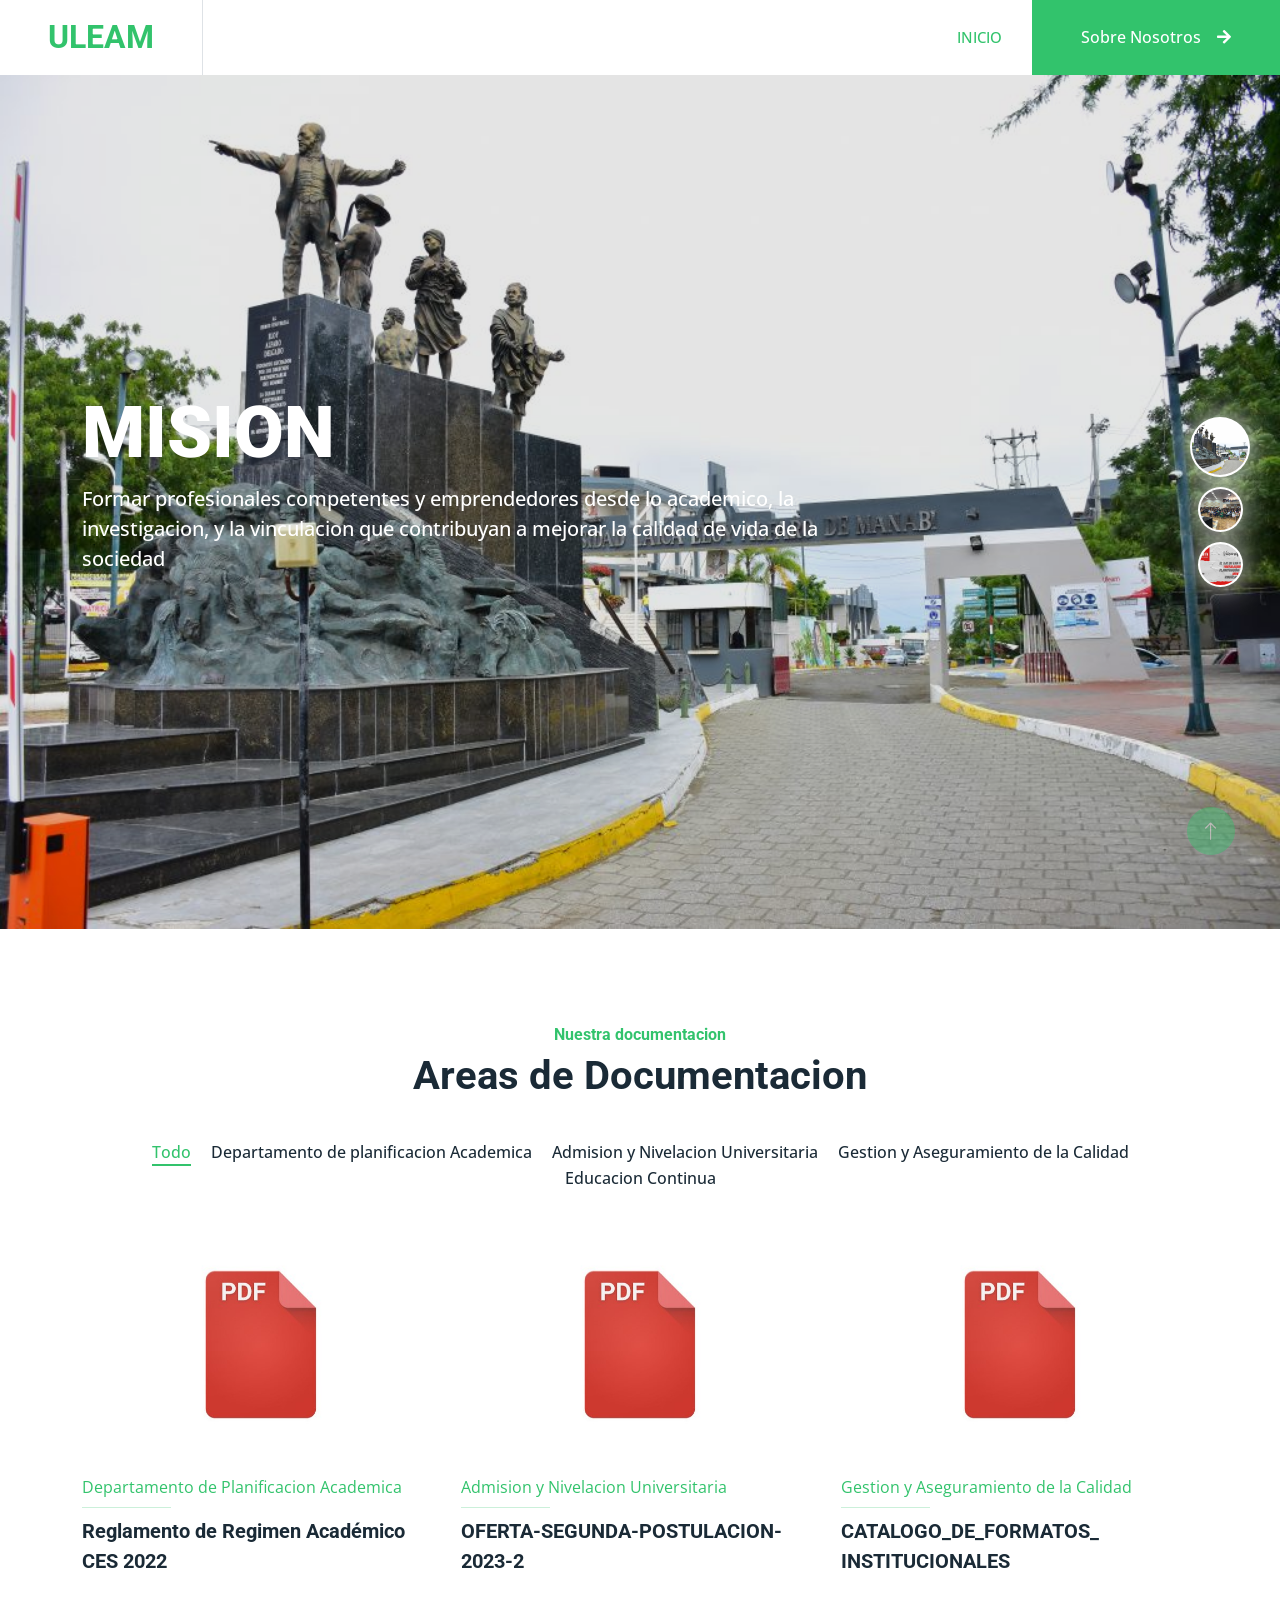
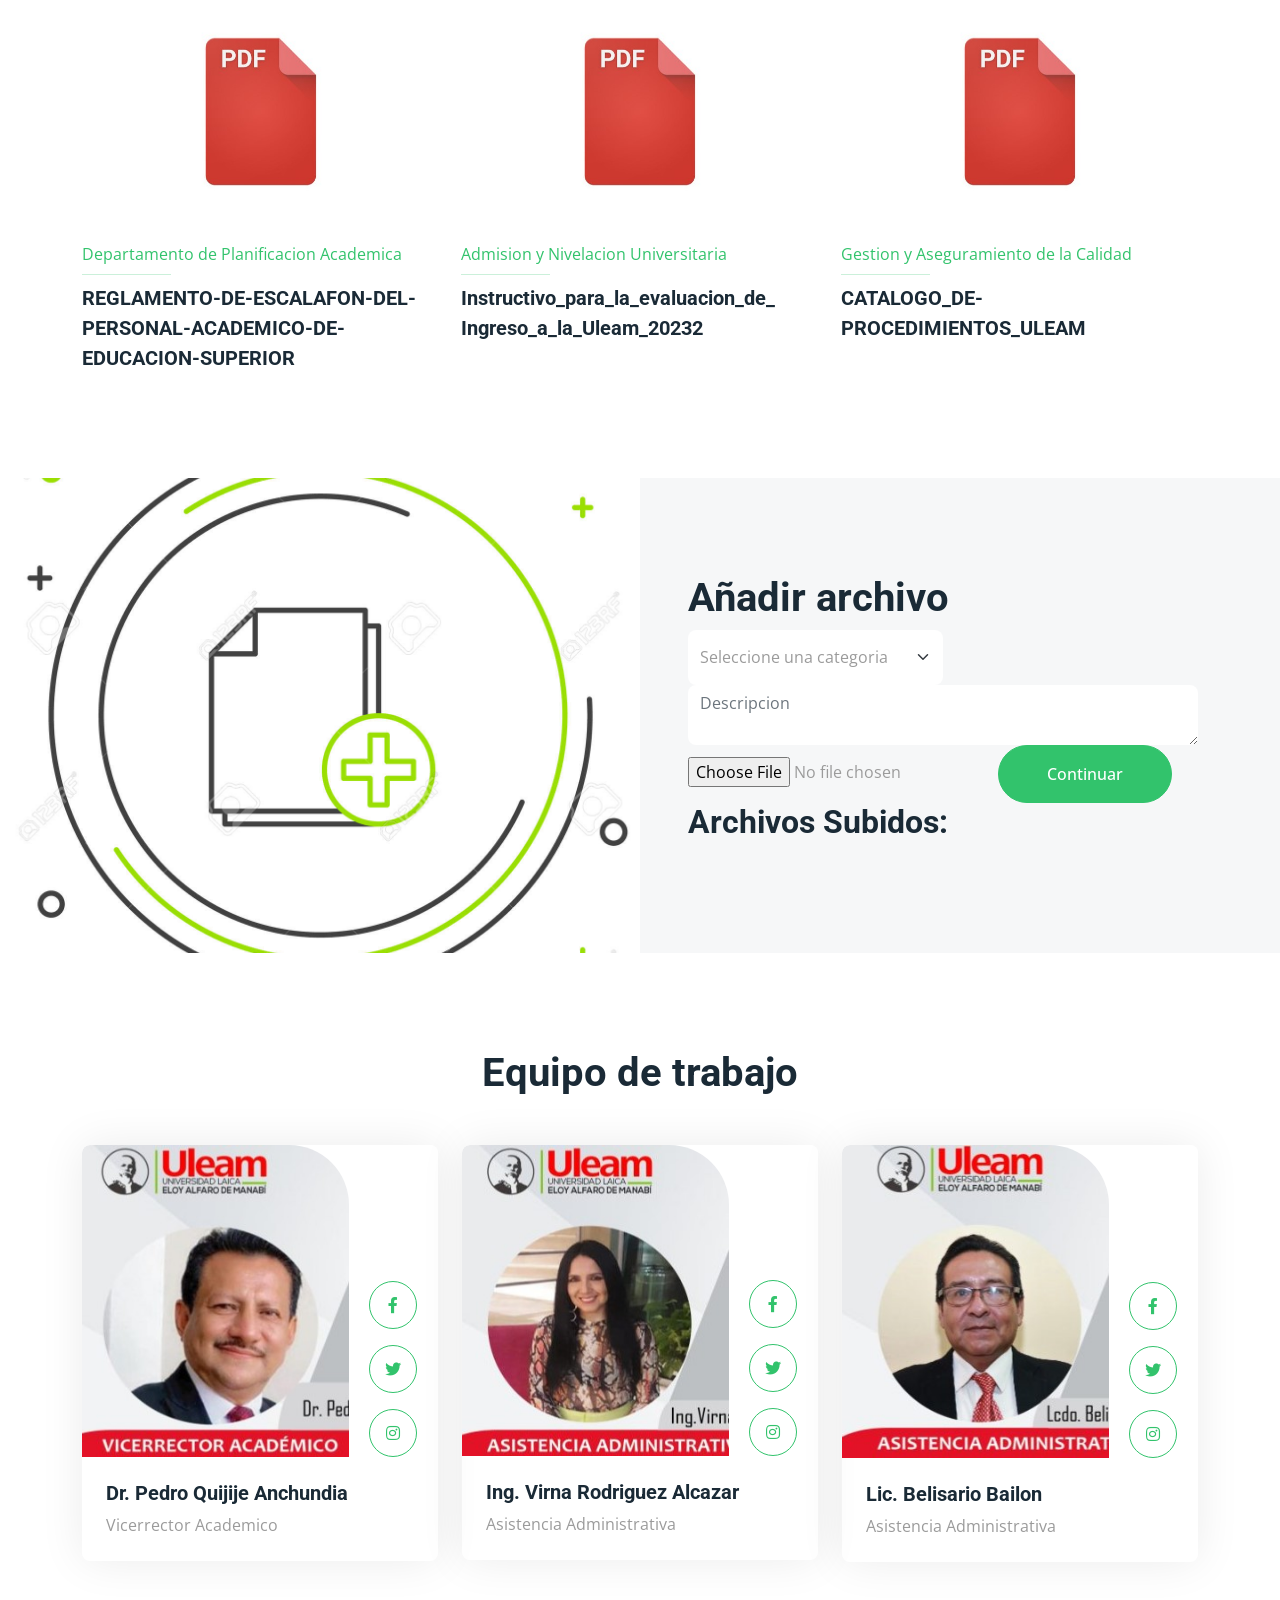
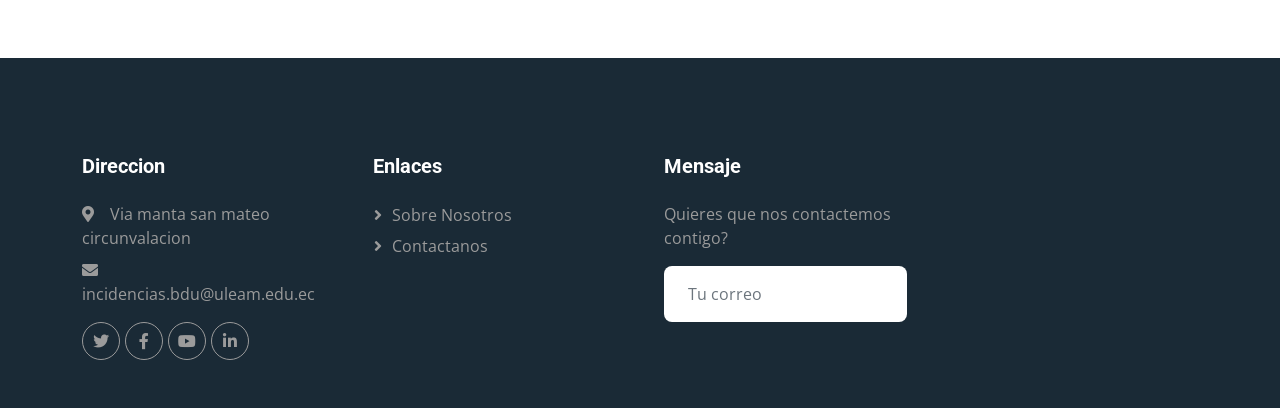
<file: index.html>
<!DOCTYPE html>
<html lang="en">

<head>
    <meta charset="utf-8">
    <title>ULEAM - Gestion Documental del Vicerrectorado</title>
    <meta content="width=device-width, initial-scale=1.0" name="viewport">
    <meta content="" name="keywords">
    <meta content="" name="description">

    <!-- Favicon -->
    <link href="img/favicon.ico" rel="icon">

    <!-- Google Web Fonts -->
    <link rel="preconnect" href="https://fonts.googleapis.com">
    <link rel="preconnect" href="https://fonts.gstatic.com" crossorigin>
    <link href="https://fonts.googleapis.com/css2?family=Open+Sans:wght@400;500&family=Roboto:wght@500;700;900&display=swap" rel="stylesheet"> 

    <!-- Icon Font Stylesheet -->
    <link href="https://cdnjs.cloudflare.com/ajax/libs/font-awesome/5.10.0/css/all.min.css" rel="stylesheet">
    <link href="https://cdn.jsdelivr.net/npm/bootstrap-icons@1.4.1/font/bootstrap-icons.css" rel="stylesheet">

    <!-- Libraries Stylesheet -->
    <link href="lib/animate/animate.min.css" rel="stylesheet">
    <link href="lib/owlcarousel/assets/owl.carousel.min.css" rel="stylesheet">
    <link href="lib/lightbox/css/lightbox.min.css" rel="stylesheet">

    <!-- Customized Bootstrap Stylesheet -->
    <link href="css/bootstrap.min.css" rel="stylesheet">

    <!-- Template Stylesheet -->
    <link href="css/style.css" rel="stylesheet">
</head>

<body>
    <!-- Spinner Start -->
    <div id="spinner" class="show bg-white position-fixed translate-middle w-100 vh-100 top-50 start-50 d-flex align-items-center justify-content-center">
        <div class="spinner-border text-primary" style="width: 3rem; height: 3rem;" role="status">
            <span class="sr-only">Loading...</span>
        </div>
    </div>
    
    <nav class="navbar navbar-expand-lg bg-white navbar-light sticky-top p-0">
        <a href="index.html" class="navbar-brand d-flex align-items-center border-end px-4 px-lg-5">
            <h2 class="m-0 text-primary">ULEAM </h2>
        </a>
        <button type="button" class="navbar-toggler me-4" data-bs-toggle="collapse" data-bs-target="#navbarCollapse">
            <span class="navbar-toggler-icon"></span>
        </button>
        <div class="collapse navbar-collapse" id="navbarCollapse">
            <div class="navbar-nav ms-auto p-4 p-lg-0">
                <a href="index.html" class="nav-item nav-link active">Inicio</a>
            </div>
            <a href="https://www.uleam.edu.ec/" class="btn btn-primary rounded-0 py-4 px-lg-5 d-none d-lg-block">Sobre Nosotros<i class="fa fa-arrow-right ms-3"></i></a>
        </div>
    </nav>
    <!-- Navbar End -->
    

    <!-- Carousel Start -->
    <div class="container-fluid p-0 pb-5 wow fadeIn" data-wow-delay="0.1s">
        <div class="owl-carousel header-carousel position-relative">
            <div class="owl-carousel-item position-relative" data-dot="<img src='img/xd.jpg'>">
                <img class="img-fluid" src="img/xd.jpg" alt="">
                <div class="owl-carousel-inner">
                    <div class="container">
                        <div class="row justify-content-start">
                            <div class="col-10 col-lg-8">
                                <h1 class="display-2 text-white animated slideInDown">MISION</h1>
                                <p class="fs-5 fw-medium text-white mb-4 pb-3">Formar profesionales competentes y emprendedores desde lo academico, la investigacion, y la vinculacion que contribuyan a mejorar la calidad de vida de la sociedad</p>
                            </div>
                        </div>
                    </div>
                </div>
            </div>
            <div class="owl-carousel-item position-relative" data-dot="<img src='img/xd2.jpg'>">
                <img class="img-fluid" src="img/xd2.jpg" alt="">
                <div class="owl-carousel-inner">
                    <div class="container">
                        <div class="row justify-content-start">
                            <div class="col-10 col-lg-8">
                                <h1 class="display-2 text-white animated slideInDown">VISION</h1>
                                <p class="fs-5 fw-medium text-white mb-4 pb-3">Ser un referente nacional e internacional de institucion  de Educacion Superior que contribuye al desarrollo social, cultural, y productivo con profesionales eticos, creativos, cualificados y con sentido de pertinencia</p>
                            </div>
                        </div>
                    </div>
                </div>
            </div>
            <div class="owl-carousel-item position-relative" data-dot="<img src='img/xd3.jpg'>">
                <img class="img-fluid" src="img/xd3.jpg" alt="">
                <div class="owl-carousel-inner">
                </div>
            </div>
        </div>
    </div>
    <!-- Carousel End -->

    <!-- Projects Start -->
    <div class="container-xxl py-5">
        <div class="container">
            <div class="text-center mx-auto mb-5 wow fadeInUp" data-wow-delay="0.1s" style="max-width: 600px;">
                <h6 class="text-primary">Nuestra documentacion</h6>
                <h1 class="mb-4">Areas de Documentacion</h1>
            </div>
            <div class="row mt-n2 wow fadeInUp" data-wow-delay="0.3s">
                <div class="col-12 text-center">
                    <ul class="list-inline mb-5" id="portfolio-flters">
                        <li class="mx-2 active" data-filter="*">Todo</li>
                        <li class="mx-2" data-filter=".first">Departamento de planificacion Academica</li>
                        <li class="mx-2" data-filter=".second">Admision y Nivelacion Universitaria</li>
                        <li class="mx-2" data-filter=".third">Gestion y Aseguramiento de la Calidad</li>
                        <li class="mx-2" data-filter=".fourth">Educacion Continua</li>
                    </ul>
                </div>
            </div>
            <div class="row g-4 portfolio-container wow fadeInUp" data-wow-delay="0.5s">
                <div class="col-lg-4 col-md-6 portfolio-item first">
                    <div class="portfolio-img rounded overflow-hidden">
                        <img class="img-fluid" src="img/a.jpg" alt="">
                        <div class="portfolio-btn">
                            <a class="btn btn-lg-square btn-outline-light rounded-circle mx-1" href="img/Reglamento-de-Regimen-Academico-CES-2022.pdf" target="_blank"><i class="fa fa-eye"></i></a>
                        </div>
                    </div>
                    <div class="pt-3">
                        <p class="text-primary mb-0">Departamento de Planificacion Academica</p>
                        <hr class="text-primary w-25 my-2">
                        <h5 class="lh-base">Reglamento de Regimen Académico CES 2022</h5>
                    </div>
                </div>
                <div class="col-lg-4 col-md-6 portfolio-item second">
                    <div class="portfolio-img rounded overflow-hidden">
                        <img class="img-fluid" src="img/a.jpg" alt="">
                        <div class="portfolio-btn">
                            <a class="btn btn-lg-square btn-outline-light rounded-circle mx-1" href="img/OFERTA-SEGUNDA-POSTULACION-2023-2.pdf" target="_blank"><i class="fa fa-eye"></i></a>
                        </div>
                    </div>
                    <div class="pt-3">
                        <p class="text-primary mb-0">Admision y Nivelacion Universitaria</p>
                        <hr class="text-primary w-25 my-2">
                        <h5 class="lh-base">OFERTA-SEGUNDA-POSTULACION-2023-2</h5>
                    </div>
                </div>
                <div class="col-lg-4 col-md-6 portfolio-item third">
                    <div class="portfolio-img rounded overflow-hidden">
                        <img class="img-fluid" src="img/a.jpg" alt="">
                        <div class="portfolio-btn">
                            <a class="btn btn-lg-square btn-outline-light rounded-circle mx-1" href="img/CATALOGO_DE_FORMATOS_INSTITUCIONALES.pdf" target="_blank"><i class="fa fa-eye"></i></a>
                        </div>
                    </div>
                    <div class="pt-3">
                        <p class="text-primary mb-0">Gestion y Aseguramiento de la Calidad</p>
                        <hr class="text-primary w-25 my-2">
                        <h5 class="lh-base">CATALOGO_DE_FORMATOS_ INSTITUCIONALES</h5>
                    </div>
                </div>
                <div class="col-lg-4 col-md-6 portfolio-item first">
                    <div class="portfolio-img rounded overflow-hidden">
                        <img class="img-fluid" src="img/a.jpg" alt="">
                        <div class="portfolio-btn">
                            <a class="btn btn-lg-square btn-outline-light rounded-circle mx-1" href="img/REGLAMENTO-DE-ESCALAFON-DEL-PERSONAL-ACADEMICO-DE-EDUCACION-SUPERIOR-1.pdf" target="_blank"><i class="fa fa-eye"></i></a>
                        </div>
                    </div>
                    <div class="pt-3">
                        <p class="text-primary mb-0">Departamento de Planificacion Academica</p>
                        <hr class="text-primary w-25 my-2">
                        <h5 class="lh-base"> REGLAMENTO-DE-ESCALAFON-DEL-PERSONAL-ACADEMICO-DE-EDUCACION-SUPERIOR</h5>
                    </div>
                </div>
                <div class="col-lg-4 col-md-6 portfolio-item second">
                    <div class="portfolio-img rounded overflow-hidden">
                        <img class="img-fluid" src="img/a.jpg" alt="">
                        <div class="portfolio-btn">
                            <a class="btn btn-lg-square btn-outline-light rounded-circle mx-1" href="img/Instructivo_para_la_evaluacion_de_Ingreso_a_la_Uleam_20232.pdf" target="_blank"><i class="fa fa-eye"></i></a>
                        </div>
                    </div>
                    <div class="pt-3">
                        <p class="text-primary mb-0">Admision y Nivelacion Universitaria</p>
                        <hr class="text-primary w-25 my-2">
                        <h5 class="lh-base">Instructivo_para_la_evaluacion_de_ Ingreso_a_la_Uleam_20232</h5>
                    </div>
                </div>
                <div class="col-lg-4 col-md-6 portfolio-item third">
                    <div class="portfolio-img rounded overflow-hidden">
                        <img class="img-fluid" src="img/a.jpg" alt="">
                        <div class="portfolio-btn">
                            <a class="btn btn-lg-square btn-outline-light rounded-circle mx-1" href="img/CATALOGO_DE-PROCEDIMIENTOS_ULEAM.pdf" target="_blank"><i class="fa fa-eye"></i></a>
                        </div>
                    </div>
                    <div class="pt-3">
                        <p class="text-primary mb-0">Gestion y Aseguramiento de la Calidad</p>
                        <hr class="text-primary w-25 my-2">
                        <h5 class="lh-base">CATALOGO_DE-PROCEDIMIENTOS_ULEAM</h5>
                    </div>
                </div>
            </div>
        </div>
    </div>
    


    <div class="container-fluid bg-light overflow-hidden my-5 px-lg-0">
        <div class="container quote px-lg-0">
            <div class="row g-0 mx-lg-0">
                <div class="col-lg-6 ps-lg-0 wow fadeIn" data-wow-delay="0.1s" style="min-height: 400px;">
                    <div class="position-relative h-100">
                        <img class="position-absolute img-fluid w-100 h-100" src="img/add.jpg" style="object-fit: cover;" alt="">
                    </div>
                </div>
                <div class="col-lg-6 quote-text py-5 wow fadeIn" data-wow-delay="0.5s">
                    <div class="p-lg-5 pe-lg-0">
                        <h1 class="mb-4">Añadir archivo</h1>
                        <form>
                            <div class="row g-3">
                                </div>
                                <div class="col-12 col-sm-6">
                                    <select class="form-select border-0" style="height: 55px;">
                                        <option selected>Seleccione una categoria</option>
                                        <option value="1">Departamento de planificacion Academica</option>
                                        <option value="2">Admision y Nivelacion Universitaria</option>
                                        <option value="3">Gestion y Aseguramiento de la Calidad</option>
                                        <option value="4">Educacion Continua</option>
                                    </select>
                                </div>
                                <div class="col-12">
                                    <textarea class="form-control border-0" placeholder="Descripcion"></textarea>
                                </div>

                                <div class="col-12">
                                    <input type="file" id="archivoInput" accept=".pdf, .doc, .txt">
                                    <button id="subirButton" class="btn btn-primary rounded-pill py-3 px-5" type="button">Continuar</button>
                                    <h2>Archivos Subidos:</h2>
                                    <ul id="listaArchivos">
                                    </ul>
                                </div>
                            </div>
                        </form>
                    </div>
                </div>
            </div>
        </div>
    </div>


    <div class="container-xxl py-5">
        <div class="container">
            <div class="text-center mx-auto mb-5 wow fadeInUp" data-wow-delay="0.1s" style="max-width: 600px;">
                <h1 class="mb-4">Equipo de trabajo</h1>
            </div>
            <div class="row g-4">
                <div class="col-lg-4 col-md-6 wow fadeInUp" data-wow-delay="0.1s">
                    <div class="team-item rounded overflow-hidden">
                        <div class="d-flex">
                            <img class="img-fluid w-75" src="img/team-1.jpg" alt="">
                            <div class="team-social w-25">
                                <a class="btn btn-lg-square btn-outline-primary rounded-circle mt-3" href=""><i class="fab fa-facebook-f"></i></a>
                                <a class="btn btn-lg-square btn-outline-primary rounded-circle mt-3" href=""><i class="fab fa-twitter"></i></a>
                                <a class="btn btn-lg-square btn-outline-primary rounded-circle mt-3" href=""><i class="fab fa-instagram"></i></a>
                            </div>
                        </div>
                        <div class="p-4">
                            <h5>Dr. Pedro Quijije Anchundia</h5>
                            <span>Vicerrector Academico</span>
                        </div>
                    </div>
                </div>
                <div class="col-lg-4 col-md-6 wow fadeInUp" data-wow-delay="0.3s">
                    <div class="team-item rounded overflow-hidden">
                        <div class="d-flex">
                            <img class="img-fluid w-75" src="img/team-2.jpg" alt="">
                            <div class="team-social w-25">
                                <a class="btn btn-lg-square btn-outline-primary rounded-circle mt-3" href=""><i class="fab fa-facebook-f"></i></a>
                                <a class="btn btn-lg-square btn-outline-primary rounded-circle mt-3" href=""><i class="fab fa-twitter"></i></a>
                                <a class="btn btn-lg-square btn-outline-primary rounded-circle mt-3" href=""><i class="fab fa-instagram"></i></a>
                            </div>
                        </div>
                        <div class="p-4">
                            <h5>Ing. Virna Rodriguez Alcazar</h5>
                            <span>Asistencia Administrativa</span>
                        </div>
                    </div>
                </div>
                <div class="col-lg-4 col-md-6 wow fadeInUp" data-wow-delay="0.5s">
                    <div class="team-item rounded overflow-hidden">
                        <div class="d-flex">
                            <img class="img-fluid w-75" src="img/team-3.jpg" alt="">
                            <div class="team-social w-25">
                                <a class="btn btn-lg-square btn-outline-primary rounded-circle mt-3" href=""><i class="fab fa-facebook-f"></i></a>
                                <a class="btn btn-lg-square btn-outline-primary rounded-circle mt-3" href=""><i class="fab fa-twitter"></i></a>
                                <a class="btn btn-lg-square btn-outline-primary rounded-circle mt-3" href=""><i class="fab fa-instagram"></i></a>
                            </div>
                        </div>
                        <div class="p-4">
                            <h5>Lic. Belisario Bailon</h5>
                            <span>Asistencia Administrativa</span>
                        </div>
                    </div>
                </div>
            </div>
        </div>
    </div>


    <div class="container-fluid bg-dark text-body footer mt-5 pt-5 wow fadeIn" data-wow-delay="0.1s">
        <div class="container py-5">
            <div class="row g-5">
                <div class="col-lg-3 col-md-6">
                    <h5 class="text-white mb-4">Direccion</h5>
                    <p class="mb-2"><i class="fa fa-map-marker-alt me-3"></i>Via manta san mateo circunvalacion</p>
                    <p class="mb-2"><i class="fa fa-envelope me-3"></i>incidencias.bdu@uleam.edu.ec</p>
                    <div class="d-flex pt-2">
                        <a class="btn btn-square btn-outline-light btn-social" href=""><i class="fab fa-twitter"></i></a>
                        <a class="btn btn-square btn-outline-light btn-social" href=""><i class="fab fa-facebook-f"></i></a>
                        <a class="btn btn-square btn-outline-light btn-social" href=""><i class="fab fa-youtube"></i></a>
                        <a class="btn btn-square btn-outline-light btn-social" href=""><i class="fab fa-linkedin-in"></i></a>
                    </div>
                </div>
                <div class="col-lg-3 col-md-6">
                    <h5 class="text-white mb-4">Enlaces</h5>
                    <a class="btn btn-link" href="">Sobre nosotros</a>
                    <a class="btn btn-link" href="">Contactanos</a>
                </div>
                <div class="col-lg-3 col-md-6">
                    <h5 class="text-white mb-4">Mensaje</h5>
                    <p>Quieres que nos contactemos contigo?</p>
                    <div class="position-relative mx-auto" style="max-width: 400px;">
                        <input class="form-control border-0 w-100 py-3 ps-4 pe-5" type="text" placeholder="Tu correo">
                    </div>
                </div>
            </div>
        </div>
    </div>

    


    <a href="#" class="btn btn-lg btn-primary btn-lg-square rounded-circle back-to-top"><i class="bi bi-arrow-up"></i></a>


    
    <script src="https://code.jquery.com/jquery-3.4.1.min.js"></script>
    <script src="https://cdn.jsdelivr.net/npm/bootstrap@5.0.0/dist/js/bootstrap.bundle.min.js"></script>
    <script src="lib/wow/wow.min.js"></script>
    <script src="lib/easing/easing.min.js"></script>
    <script src="lib/waypoints/waypoints.min.js"></script>
    <script src="lib/counterup/counterup.min.js"></script>
    <script src="lib/owlcarousel/owl.carousel.min.js"></script>
    <script src="lib/isotope/isotope.pkgd.min.js"></script>
    <script src="lib/lightbox/js/lightbox.min.js"></script>

    
    <script src="js/main.js"></script>
</body>

</html>
</file>
<file: css/style.css>
:root {
    --primary: #32C36C;
    --light: #F6F7F8;
    --dark: #1A2A36;
}

.fw-medium {
    font-weight: 500 !important;
}

.fw-bold {
    font-weight: 700 !important;
}

.fw-black {
    font-weight: 900 !important;
}

.back-to-top {
    position: fixed;
    display: none;
    right: 45px;
    bottom: 45px;
    z-index: 99;
}


/*** Spinner ***/
#spinner {
    opacity: 0;
    visibility: hidden;
    transition: opacity .5s ease-out, visibility 0s linear .5s;
    z-index: 99999;
}

#spinner.show {
    transition: opacity .5s ease-out, visibility 0s linear 0s;
    visibility: visible;
    opacity: 1;
}


/*** Button ***/
.btn {
    font-weight: 500;
    transition: .5s;
}

.btn.btn-primary,
.btn.btn-outline-primary:hover {
    color: #FFFFFF;
}

.btn-square {
    width: 38px;
    height: 38px;
}

.btn-sm-square {
    width: 32px;
    height: 32px;
}

.btn-lg-square {
    width: 48px;
    height: 48px;
}

.btn-square,
.btn-sm-square,
.btn-lg-square {
    padding: 0;
    display: flex;
    align-items: center;
    justify-content: center;
    font-weight: normal;
}

/*** Navbar ***/
.navbar.sticky-top {
    top: -100px;
    transition: .5s;
}

.navbar .navbar-brand,
.navbar a.btn {
    height: 75px;
}

.navbar .navbar-nav .nav-link {
    margin-right: 30px;
    padding: 25px 0;
    color: var(--dark);
    font-size: 15px;
    font-weight: 500;
    text-transform: uppercase;
    outline: none;
}

.navbar .navbar-nav .nav-link:hover,
.navbar .navbar-nav .nav-link.active {
    color: var(--primary);
}

.navbar .dropdown-toggle::after {
    border: none;
    content: "\f107";
    font-family: "Font Awesome 5 Free";
    font-weight: 900;
    vertical-align: middle;
    margin-left: 8px;
}

@media (max-width: 991.98px) {
    .navbar .navbar-nav .nav-link  {
        margin-right: 0;
        padding: 10px 0;
    }

    .navbar .navbar-nav {
        border-top: 1px solid #EEEEEE;
    }
}

@media (min-width: 992px) {
    .navbar .nav-item .dropdown-menu {
        display: block;
        border: none;
        margin-top: 0;
        top: 150%;
        opacity: 0;
        visibility: hidden;
        transition: .5s;
    }

    .navbar .nav-item:hover .dropdown-menu {
        top: 100%;
        visibility: visible;
        transition: .5s;
        opacity: 1;
    }
}


/*** Header ***/
.owl-carousel-inner {
    position: absolute;
    width: 100%;
    height: 100%;
    top: 0;
    left: 0;
    display: flex;
    align-items: center;
    background: rgba(0, 0, 0, .1);
}

@media (max-width: 768px) {
    .header-carousel .owl-carousel-item {
        position: relative;
        min-height: 500px;
    }

    .header-carousel .owl-carousel-item img {
        position: absolute;
        width: 100%;
        height: 100%;
        object-fit: cover;
    }

    .header-carousel .owl-carousel-item p {
        font-size: 16px !important;
    }
}

.header-carousel .owl-dots {
    position: absolute;
    width: 60px;
    height: 100%;
    top: 0;
    right: 30px;
    display: flex;
    flex-direction: column;
    align-items: center;
    justify-content: center;
}

.header-carousel .owl-dots .owl-dot {
    position: relative;
    width: 45px;
    height: 45px;
    margin: 5px 0;
    background: #FFFFFF;
    box-shadow: 0 0 30px rgba(255, 255, 255, .9);
    border-radius: 45px;
    transition: .5s;
}

.header-carousel .owl-dots .owl-dot.active {
    width: 60px;
    height: 60px;
}

.header-carousel .owl-dots .owl-dot img {
    position: absolute;
    width: 100%;
    height: 100%;
    object-fit: cover;
    padding: 2px;
    border-radius: 45px;
    transition: .5s;
}

.page-header {
    background: linear-gradient(rgba(0, 0, 0, .1), rgba(0, 0, 0, .1)), url(../img/carousel-1.jpg) center center no-repeat;
    background-size: cover;
}

.breadcrumb-item + .breadcrumb-item::before {
    color: var(--light);
}



/*** Project Portfolio ***/
#portfolio-flters li {
    display: inline-block;
    font-weight: 500;
    color: var(--dark);
    cursor: pointer;
    transition: .5s;
    border-bottom: 2px solid transparent;
}

#portfolio-flters li:hover,
#portfolio-flters li.active {
    color: var(--primary);
    border-color: var(--primary);
}

.portfolio-img {
    position: relative;
}

.portfolio-img::before,
.portfolio-img::after {
    position: absolute;
    content: "";
    width: 0;
    height: 100%;
    top: 0;
    background: var(--dark);
    transition: .5s;
}

.portfolio-img::before {
    left: 50%;
}

.portfolio-img::after {
    right: 50%;
}

.portfolio-item:hover .portfolio-img::before {
    width: 51%;
    left: 0;
}

.portfolio-item:hover .portfolio-img::after {
    width: 51%;
    right: 0;
}

.portfolio-btn {
    position: absolute;
    top: 0;
    left: 0;
    width: 100%;
    height: 100%;
    display: flex;
    align-items: center;
    justify-content: center;
    opacity: 0;
    z-index: 1;
    transition: .5s;
}

.portfolio-item:hover .portfolio-btn {
    opacity: 1;
    transition-delay: .3s;
}



@media (min-width: 992px) {
    .container.quote {
        max-width: 100% !important;
    }

    .quote-text  {
        padding-right: calc(((100% - 960px) / 2) + .75rem);
    }
}

@media (min-width: 1200px) {
    .quote-text  {
        padding-right: calc(((100% - 1140px) / 2) + .75rem);
    }
}

@media (min-width: 1400px) {
    .quote-text  {
        padding-right: calc(((100% - 1320px) / 2) + .75rem);
    }
}


/*** Team ***/
.team-item {
    box-shadow: 0 0 45px rgba(0, 0, 0, .08);
}

.team-item img {
    border-radius: 8px 60px 0 0;
}

.team-item .team-social {
    display: flex;
    flex-direction: column;
    align-items: center;
    justify-content: flex-end;
    background: #FFFFFF;
    transition: .5s;
}

/*** Contact ***/
@media (min-width: 992px) {
    .container.contact {
        max-width: 100% !important;
    }

    .contact-text  {
        padding-left: calc(((100% - 960px) / 2) + .75rem);
    }
}

@media (min-width: 1200px) {
    .contact-text  {
        padding-left: calc(((100% - 1140px) / 2) + .75rem);
    }
}

@media (min-width: 1400px) {
    .contact-text  {
        padding-left: calc(((100% - 1320px) / 2) + .75rem);
    }
}


/*** Footer ***/
.footer .btn.btn-social {
    margin-right: 5px;
    color: #9B9B9B;
    border: 1px solid #9B9B9B;
    border-radius: 38px;
    transition: .3s;
}

.footer .btn.btn-social:hover {
    color: var(--primary);
    border-color: var(--light);
}

.footer .btn.btn-link {
    display: block;
    margin-bottom: 5px;
    padding: 0;
    text-align: left;
    color: #9B9B9B;
    font-weight: normal;
    text-transform: capitalize;
    transition: .3s;
}

.footer .btn.btn-link::before {
    position: relative;
    content: "\f105";
    font-family: "Font Awesome 5 Free";
    font-weight: 900;
    margin-right: 10px;
}

.footer .btn.btn-link:hover {
    color: #FFFFFF;
    letter-spacing: 1px;
    box-shadow: none;
}

.footer .copyright {
    padding: 25px 0;
    border-top: 1px solid rgba(256, 256, 256, .1);
}

.footer .copyright a {
    color: var(--light);
}

.footer .copyright a:hover {
    color: var(--primary);
}
</file>
